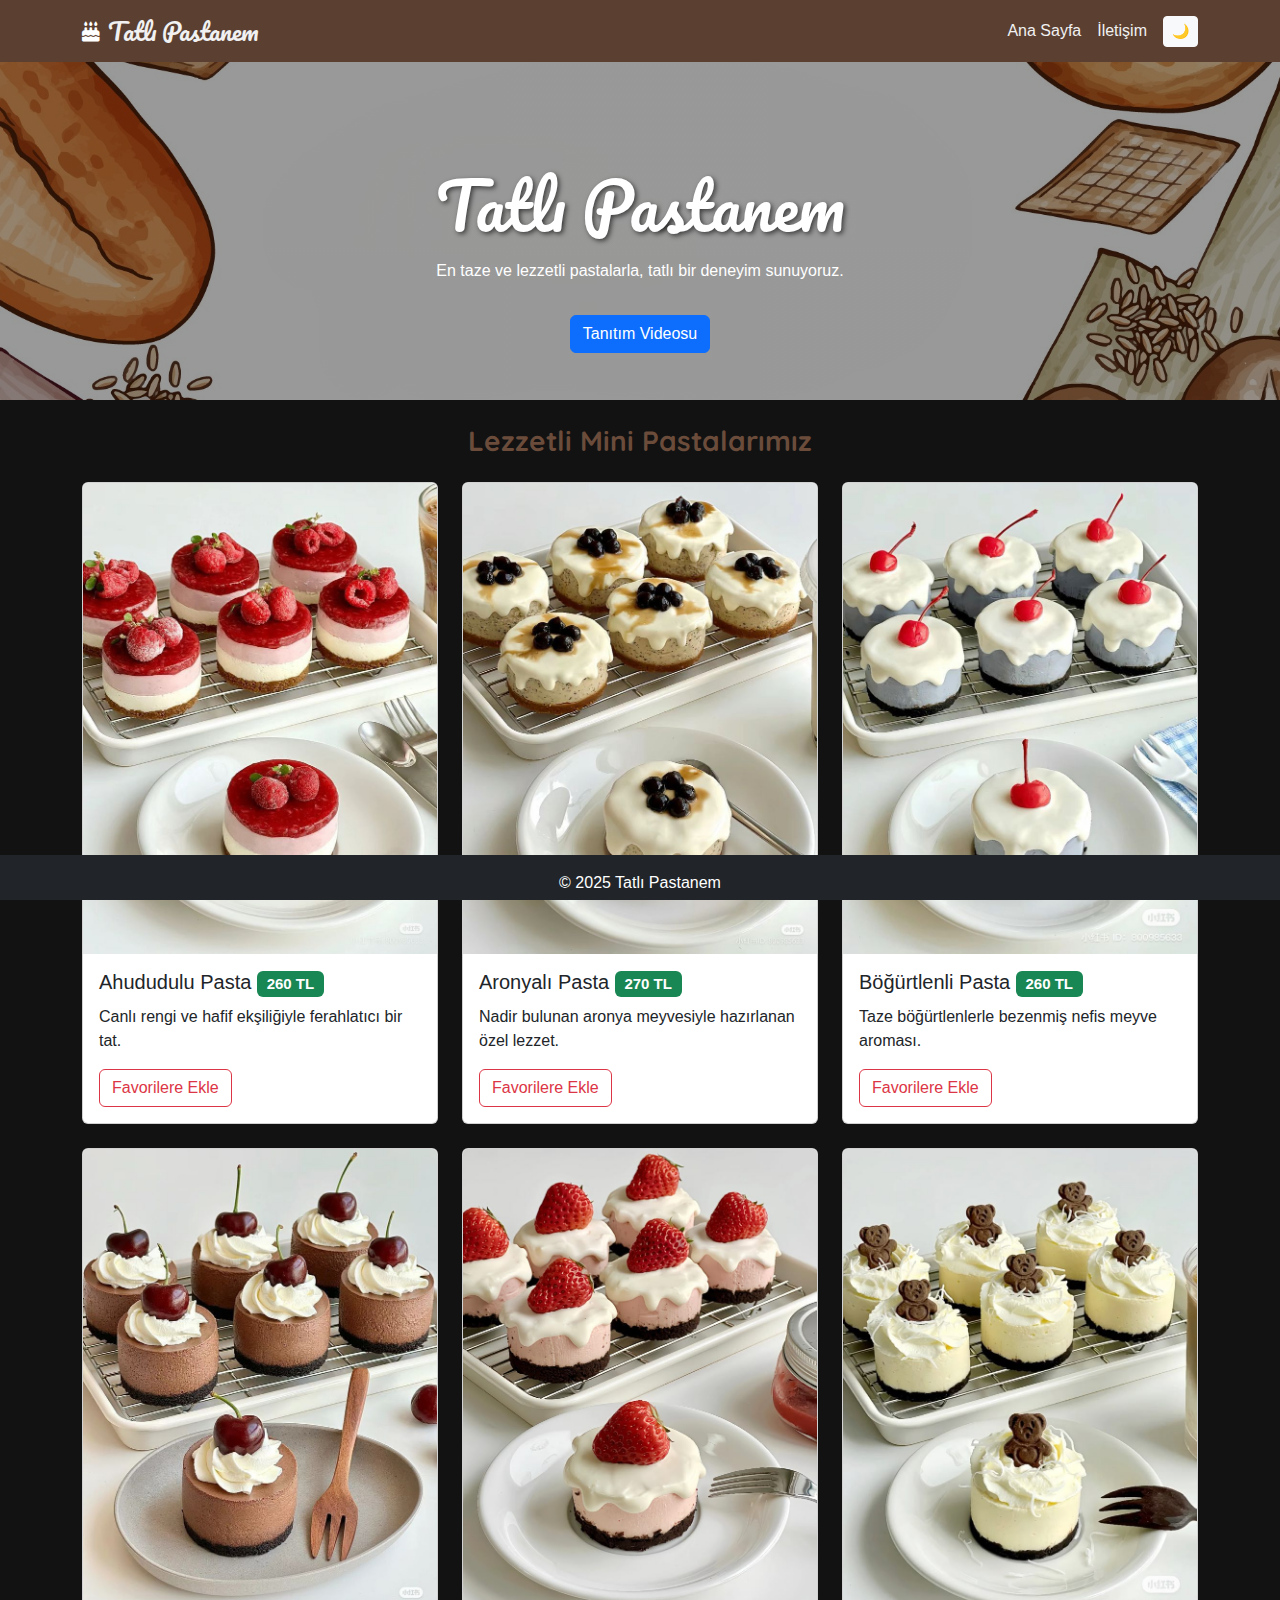
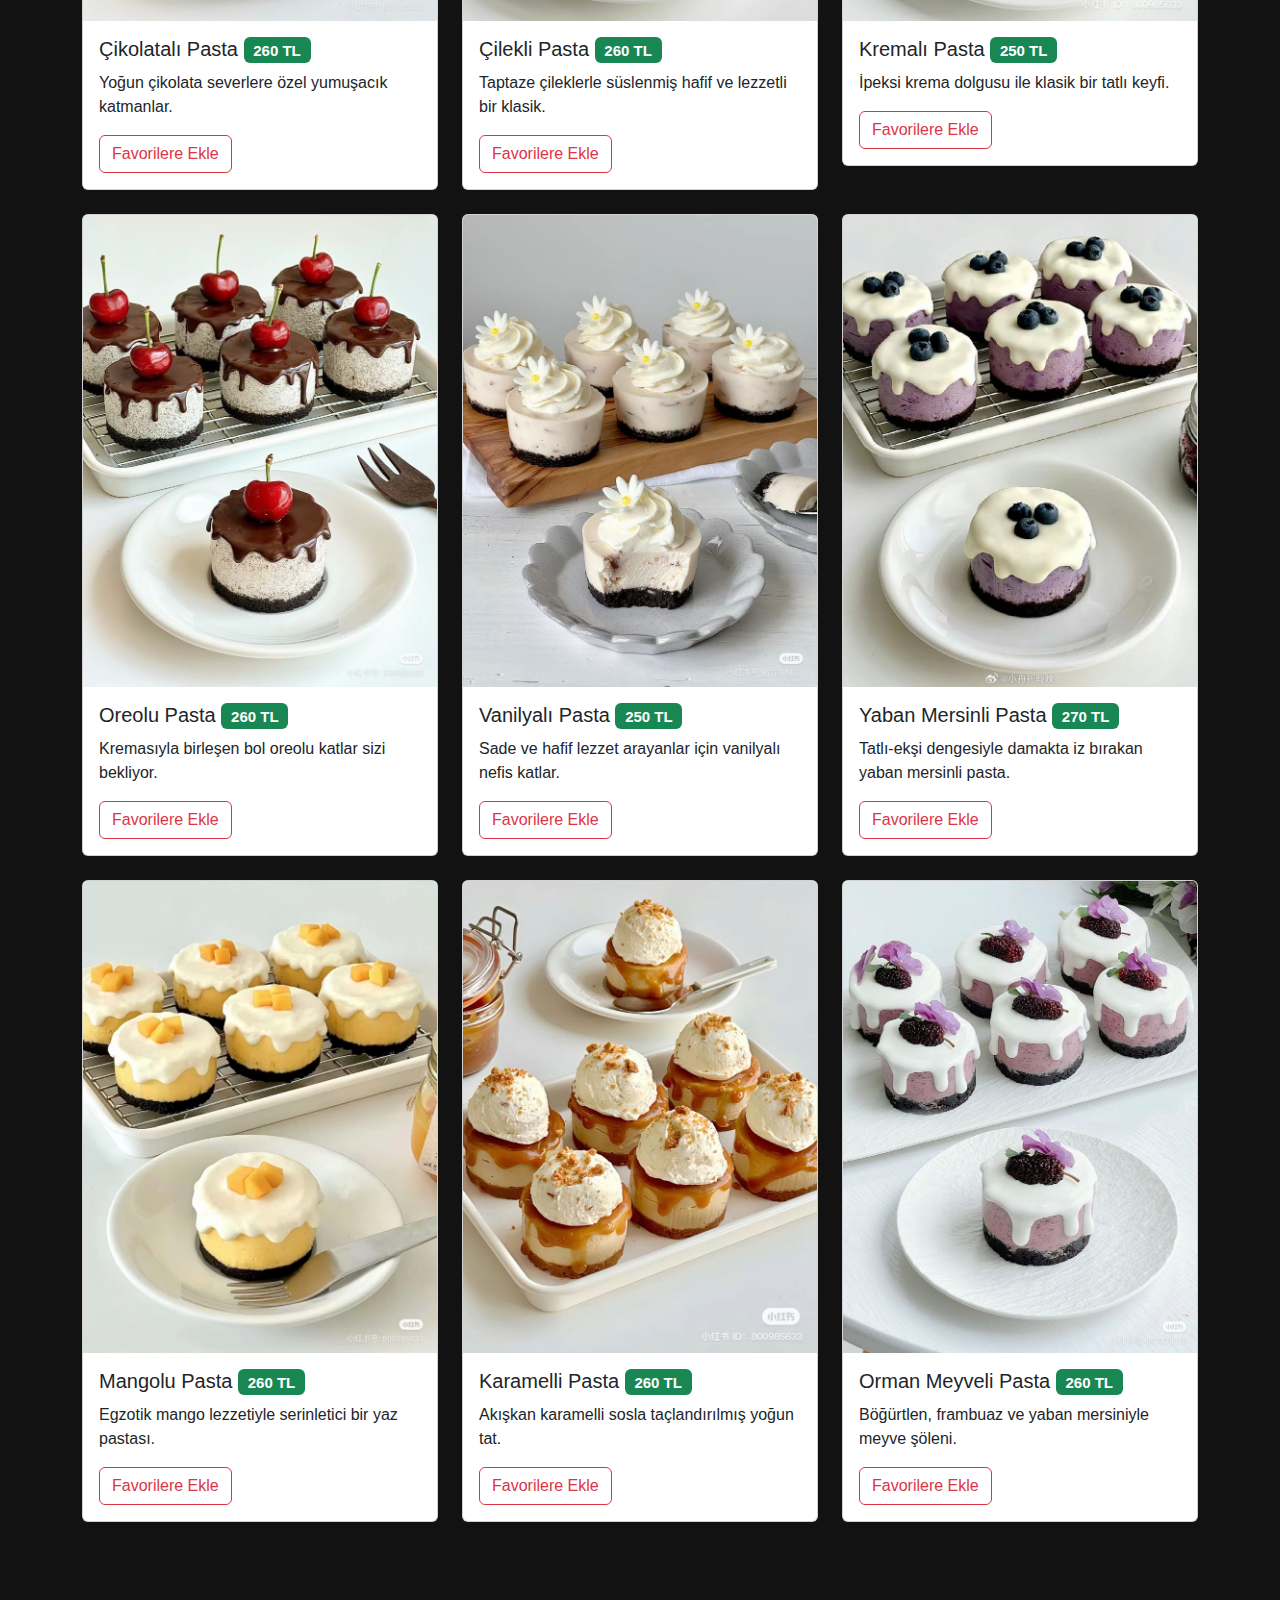
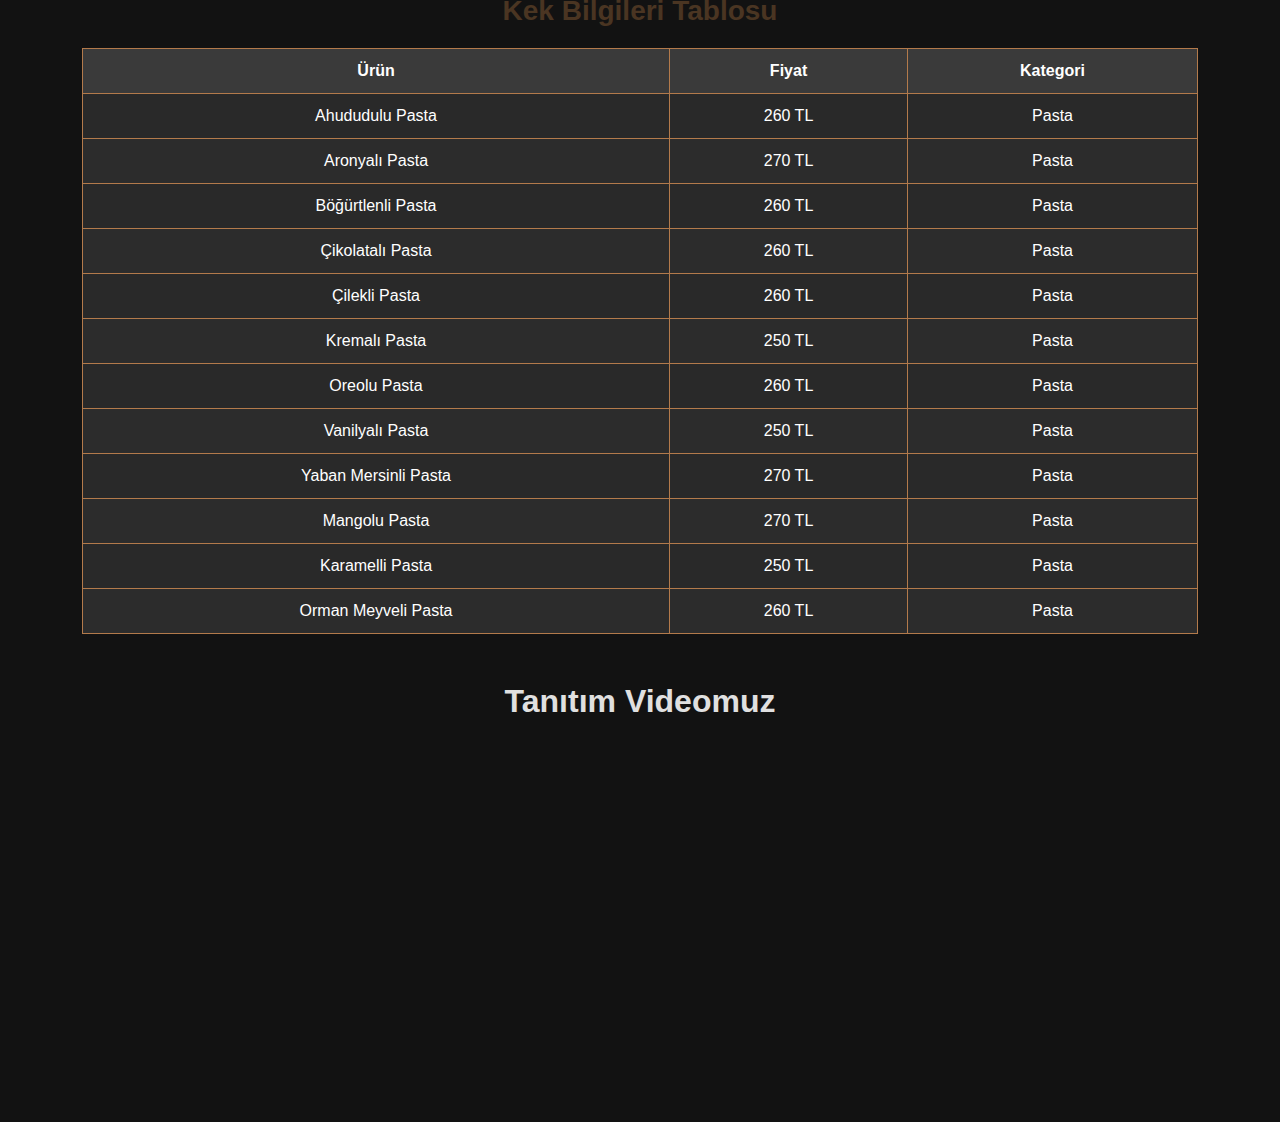
<file: PASTANE/index.html>
<!DOCTYPE html>
<html lang="tr">
<head>
     <!-- Türkçe karakter desteği sağlar -->
    <meta charset="UTF-8">
    <!-- Mobil uyumlu görüntüleme sağlar -->
    <meta name="viewport" content="width=device-width, initial-scale=1.0">
    <!-- Sayfa başlığı -->
    <title>Tatlı Pastanem</title>
     <!-- Bootstrap CSS bağlantısı (hızlı ve şık tasarım için) -->
    <link rel="stylesheet" href="https://cdn.jsdelivr.net/npm/bootstrap@5.3.0/dist/css/bootstrap.min.css">
    <!-- Yerel CSS dosyanız -->
    <link rel="stylesheet" href="css/style.css">
    
    <!-- Google Fonts Linkleri -->
    <link href="https://fonts.googleapis.com/css2?family=Pacifico&family=Quicksand:wght@300;400&display=swap" rel="stylesheet">
    <link href="https://fonts.googleapis.com/css2?family=Quicksand:wght@400;500&display=swap" rel="stylesheet">
    <!-- Font Awesome (ikonlar için) -->
    <link rel="stylesheet" href="https://cdnjs.cloudflare.com/ajax/libs/font-awesome/6.5.0/css/all.min.css">

</head>
<body>

<!-- ÜST BÖLÜM: Arka plan görseli ve üst bar ile birlikte -->
<header class="hero-section text-white text-center d-flex flex-column justify-content-center align-items-center">
  <!-- Navigasyon Barı -->
 <nav class="navbar navbar-expand-lg navbar-dark bg-dark w-100 position-absolute top-0 start-0">
  <div class="container d-flex justify-content-between align-items-center">
    <div class="d-flex align-items-center">
      <i class="fa-solid fa-cake-candles fa-lg text-white me-2"></i>
      <a class="navbar-brand mb-0" href="#">Tatlı Pastanem</a>
    </div>
    <div class="d-flex align-items-center gap-3">
      <a href="index.html" class="nav-link d-inline text-white">Ana Sayfa</a>
      <a href="iletisim.html" class="nav-link d-inline text-white">İletişim</a>
      <button id="darkModeToggle" class="btn btn-sm btn-light">🌙</button>
    </div>
   </div>
 </nav>

  <!-- Arka planın ortasında duran büyük başlık -->
  <h1 class="display-3 hero-title">Tatlı Pastanem</h1>
  <p class="hero-description mt-2">En taze ve lezzetli pastalarla, tatlı bir deneyim sunuyoruz.</p>

  <!-- Buraya eklendi -->
  <div class="mt-3">
    <div class="d-flex justify-content-center">
      <button id="goToVideo" class="btn btn-primary">Tanıtım Videosu</button>
    </div>
  </div>
</header>




    <!-- İçerik alanı -->
    <div class="container mt-4">
        <h2 id="lezzetliMiniPastalar" class="text-center mb-4">Lezzetli Mini Pastalarımız</h2>
        <div class="row">
            <!-- ÜRÜNLER -->
            <!-- Ürün kartlarının her biri .col-md-4 ile 3 sütunlu yapıda yerleştirilmiş -->
            <!-- Birinci Ürün -->
            <div class="col-md-4 mb-4">
                <div class="card">
                    <img src="images/ahududuluPasta.jpg" class="card-img-top" alt="Kapkek Foto">
                    <div class="card-body">
                        <h5 class="card-title">Ahududulu Pasta <span class="badge bg-success">260 TL</span></h5>
                        <p class="card-text">Canlı rengi ve hafif ekşiliğiyle ferahlatıcı bir tat.</p>
                        <button onclick="favorilereEkle(this)" class="btn btn-outline-danger">Favorilere Ekle</button>
                        <span class="favoriDurumu ms-2"></span>
                    </div>
                </div>
            </div>
            <!-- İkinci Ürün -->
        <div class="col-md-4 mb-4">
                <div class="card">
                    <img src="images/aronyaliPasta.jpg" class="card-img-top" alt="Kapkek Foto">
                    <div class="card-body">
                        <h5 class="card-title">Aronyalı Pasta <span class="badge bg-success">270 TL</span></h5>
                        <p class="card-text">Nadir bulunan aronya meyvesiyle hazırlanan özel lezzet.</p>
                        <button onclick="favorilereEkle(this)" class="btn btn-outline-danger">Favorilere Ekle</button>
                        <span class="favoriDurumu ms-2"></span>
                    </div>
                </div>
            </div>
            <!-- Üçüncü Ürün -->
             <div class="col-md-4 mb-4">
                <div class="card">
                    <img src="images/bogurtlenliPasta.jpg" class="card-img-top" alt="Kapkek Foto">
                    <div class="card-body">
                        <h5 class="card-title">Böğürtlenli Pasta <span class="badge bg-success">260 TL</span></h5>
                        <p class="card-text">Taze böğürtlenlerle bezenmiş nefis meyve aroması.</p>
                        <button onclick="favorilereEkle(this)" class="btn btn-outline-danger">Favorilere Ekle</button>
                        <span class="favoriDurumu ms-2"></span>
                    </div>
                </div>
            </div>
            <!-- Dördüncü Ürün -->
            <div class="col-md-4 mb-4">
                <div class="card">
                    <img src="images/cikolataliPasta.jpg" class="card-img-top" alt="Kapkek Foto">
                    <div class="card-body">
                        <h5 class="card-title">Çikolatalı Pasta <span class="badge bg-success">260 TL</span></h5>
                        <p class="card-text">Yoğun çikolata severlere özel yumuşacık katmanlar.</p>
                        <button onclick="favorilereEkle(this)" class="btn btn-outline-danger">Favorilere Ekle</button>
                        <span class="favoriDurumu ms-2"></span>
                    </div>
                </div>
            </div>
            <!-- Beşinci Ürün -->
            <div class="col-md-4 mb-4">
                <div class="card"> <!-- Bootstrap kart bileşeni -->
                    <img src="images/cilekliPasta.jpg" class="card-img-top" alt="Kapkek Foto">
                    <div class="card-body">
                        <h5 class="card-title">Çilekli Pasta <span class="badge bg-success">260 TL</span></h5> <!-- Ürün adı ve fiyat etiketi -->
                        <p class="card-text">Taptaze çileklerle süslenmiş hafif ve lezzetli bir klasik.</p>
                        <button onclick="favorilereEkle(this)" class="btn btn-outline-danger">Favorilere Ekle</button> <!-- Favori butonu -->
                        <span class="favoriDurumu ms-2"></span> <!-- Butonun sonucunu gösterecek alan -->
                    </div>
                </div>
            </div>
            <!-- Altıncı Ürün -->
            <div class="col-md-4 mb-4">
                <div class="card">
                    <img src="images/kremaliPasta.jpg" class="card-img-top" alt="Kapkek Foto">
                    <div class="card-body">
                        <h5 class="card-title">Kremalı Pasta <span class="badge bg-success">250 TL</span></h5>
                        <p class="card-text">İpeksi krema dolgusu ile klasik bir tatlı keyfi.</p>
                        <button onclick="favorilereEkle(this)" class="btn btn-outline-danger">Favorilere Ekle</button>
                        <span class="favoriDurumu ms-2"></span>
                    </div>
                </div>
            </div>
            <!-- Yedinci Ürün -->
            <div class="col-md-4 mb-4">
                <div class="card">
                    <img src="images/oreoluPasta.jpg" class="card-img-top" alt="Kapkek Foto">
                    <div class="card-body">
                        <h5 class="card-title">Oreolu Pasta <span class="badge bg-success">260 TL</span></h5>
                        <p class="card-text">Kremasıyla birleşen bol oreolu katlar sizi bekliyor.</p>
                        <button onclick="favorilereEkle(this)" class="btn btn-outline-danger">Favorilere Ekle</button>
                        <span class="favoriDurumu ms-2"></span>
                    </div>
                </div>
            </div>
            <!-- Sekizinci Ürün -->
            <div class="col-md-4 mb-4">
                <div class="card">
                    <img src="images/vanilyaliPasta.jpg" class="card-img-top" alt="Kapkek Foto">
                    <div class="card-body">
                        <h5 class="card-title">Vanilyalı Pasta <span class="badge bg-success">250 TL</span></h5>
                        <p class="card-text">Sade ve hafif lezzet arayanlar için vanilyalı nefis katlar.</p>
                        <button onclick="favorilereEkle(this)" class="btn btn-outline-danger">Favorilere Ekle</button>
                        <span class="favoriDurumu ms-2"></span>
                    </div>
                </div>
            </div>
            <!-- Dokuzuncu Ürün -->
            <div class="col-md-4 mb-4">
                <div class="card">
                    <img src="images/yabanmersinliPasta.jpg" class="card-img-top" alt="Kapkek Foto">
                    <div class="card-body">
                        <h5 class="card-title">Yaban Mersinli Pasta <span class="badge bg-success">270 TL</span></h5>
                        <p class="card-text">Tatlı-ekşi dengesiyle damakta iz bırakan yaban mersinli pasta.</p>
                        <button onclick="favorilereEkle(this)" class="btn btn-outline-danger">Favorilere Ekle</button>
                        <span class="favoriDurumu ms-2"></span>
                    </div>
                </div>
            </div>
            <!-- Onuncu Ürün -->
             <div class="col-md-4 mb-4">
                <div class="card">
                    <img src="images/mangoluPasta.jpg" class="card-img-top" alt="Kapkek Foto">
                    <div class="card-body">
                        <h5 class="card-title">Mangolu Pasta <span class="badge bg-success">260 TL</span></h5>
                        <p class="card-text">Egzotik mango lezzetiyle serinletici bir yaz pastası.</p>
                        <button onclick="favorilereEkle(this)" class="btn btn-outline-danger">Favorilere Ekle</button>
                        <span class="favoriDurumu ms-2"></span>
                    </div>
                </div>
            </div>
            <!-- On Birinci Ürün -->
             <div class="col-md-4 mb-4">
                <div class="card">
                    <img src="images/karemelliPasta.jpg" class="card-img-top" alt="Kapkek Foto">
                    <div class="card-body">
                        <h5 class="card-title">Karamelli Pasta <span class="badge bg-success">260 TL</span></h5>
                        <p class="card-text">Akışkan karamelli sosla taçlandırılmış yoğun tat.</p>
                        <button onclick="favorilereEkle(this)" class="btn btn-outline-danger">Favorilere Ekle</button>
                        <span class="favoriDurumu ms-2"></span>
                    </div>
                </div>
            </div>
            <!-- On İkinci Ürün -->
             <div class="col-md-4 mb-4">
                <div class="card">
                    <img src="images/ormanMeyveliPasta.jpg" class="card-img-top" alt="Kapkek Foto">
                    <div class="card-body">
                        <h5 class="card-title">Orman Meyveli Pasta <span class="badge bg-success">260 TL</span></h5>
                        <p class="card-text">Böğürtlen, frambuaz ve yaban mersiniyle meyve şöleni.</p>
                        <button onclick="favorilereEkle(this)" class="btn btn-outline-danger">Favorilere Ekle</button>
                        <span class="favoriDurumu ms-2"></span>
                    </div>
                </div>
            </div>
        </div>

        <!-- Tablo başlığı -->
        <h3 class="mt-5">Kek Bilgileri Tablosu</h3> 
        <!-- Ürünlerin özetlendiği tablo -->
        <table id="urunTablosu" class="table table-striped">
            <thead>
                <tr>
                    <th>Ürün</th>
                    <th>Fiyat</th>
                    <th>Kategori</th>
                </tr>
            </thead>
            <tbody>
                <tr>
                    <td><span>Ahududulu Pasta</span></td>
                    <td><span>260 TL</span></td>
                    <td><span>Pasta</span></td>
                </tr>
                <tr>
                    <td><span>Aronyalı Pasta</span></td>
                    <td><span>270 TL</span></td>
                    <td><span>Pasta</span></td>
                </tr>
                <tr>
                    <td><span>Böğürtlenli Pasta</span></td>
                    <td><span>260 TL</span></td>
                    <td><span>Pasta</span></td>
                </tr>
                <tr>
                    <td><span>Çikolatalı Pasta</span></td>
                    <td><span>260 TL</span></td>
                    <td><span>Pasta</span></td>
                </tr>
                <tr>
                    <td><span>Çilekli Pasta</span></td>
                    <td><span>260 TL</span></td>
                    <td><span>Pasta</span></td>
                </tr>
                <tr>
                    <td><span>Kremalı Pasta</span></td>
                    <td><span>250 TL</span></td>
                    <td><span>Pasta</span></td>
                </tr>
                <tr>
                    <td><span>Oreolu Pasta</span></td>
                    <td><span>260 TL</span></td>
                    <td><span>Pasta</span></td>
                </tr>
                <tr>
                    <td><span>Vanilyalı Pasta</span></td>
                    <td><span>250 TL</span></td>
                    <td><span>Pasta</span></td>
                </tr>
                <tr>
                    <td><span>Yaban Mersinli Pasta</span></td>
                    <td><span>270 TL</span></td>
                    <td><span>Pasta</span></td>
                </tr>
                <tr>
                    <td><span>Mangolu Pasta</span></td>
                    <td><span>270 TL</span></td>
                    <td><span>Pasta</span></td>
                </tr>
                <tr>
                    <td><span>Karamelli Pasta</span></td>
                    <td><span>250 TL</span></td>
                    <td><span>Pasta</span></td>
                </tr>
                <tr>
                    <td><span>Orman Meyveli Pasta</span></td>
                    <td><span>260 TL</span></td>
                    <td><span>Pasta</span></td>
                </tr>
                </tr>
            </tbody>
        </table>
        


        <!-- YouTube iframe: tanıtım videosu -->
        <h2 id="videoTanitim" class="text-center mt-5">Tanıtım Videomuz</h2>
        <iframe width="560" height="315" src="https://www.youtube.com/embed/xVWwDc5aNDM?si=MylEEuFjYL5Tw47j" title="YouTube video player" frameborder="0" allow="accelerometer; autoplay; clipboard-write; encrypted-media; gyroscope; picture-in-picture; web-share" referrerpolicy="strict-origin-when-cross-origin" allowfullscreen></iframe>

    </div>

    <br>
    <br>
    <br>

     <!-- Sayfa alt bilgisi (footer) -->
    <footer class="bg-dark text-white text-center p-3 mt-5">
        <p>&copy; 2025 Tatlı Pastanem</p>
    </footer>

    <!-- Scroll yukarı çık butonu -->
    <button id="upButton" title="Yukarı çık"
        style="display:none; position:fixed; bottom:40px; right:40px; z-index:1000; 
               border:none; outline:none; background-color:#555; color:white; 
               cursor:pointer; padding:12px 16px; border-radius:8px; font-size:18px;">
        ⬆
    </button>
    
    <!-- jQuery kütüphanesi -->
    <script src="https://code.jquery.com/jquery-3.6.0.min.js"></script>

    <div id="subscribePopup" style="display:none; position:fixed; bottom:20px; left:20px; background:#ff4081; color:#fff; padding:15px; border-radius:10px; box-shadow:0 2px 8px rgba(0,0,0,0.3);">
       <p>En yeni tatlı tariflerimiz için abone olun!</p>
       <button onclick="document.getElementById('subscribePopup').style.display='none'">Kapat</button>
    </div>


    <!-- JavaScript bağlantısı -->
    <script src="js/script.js"></script>


</body>
</html>
</file>
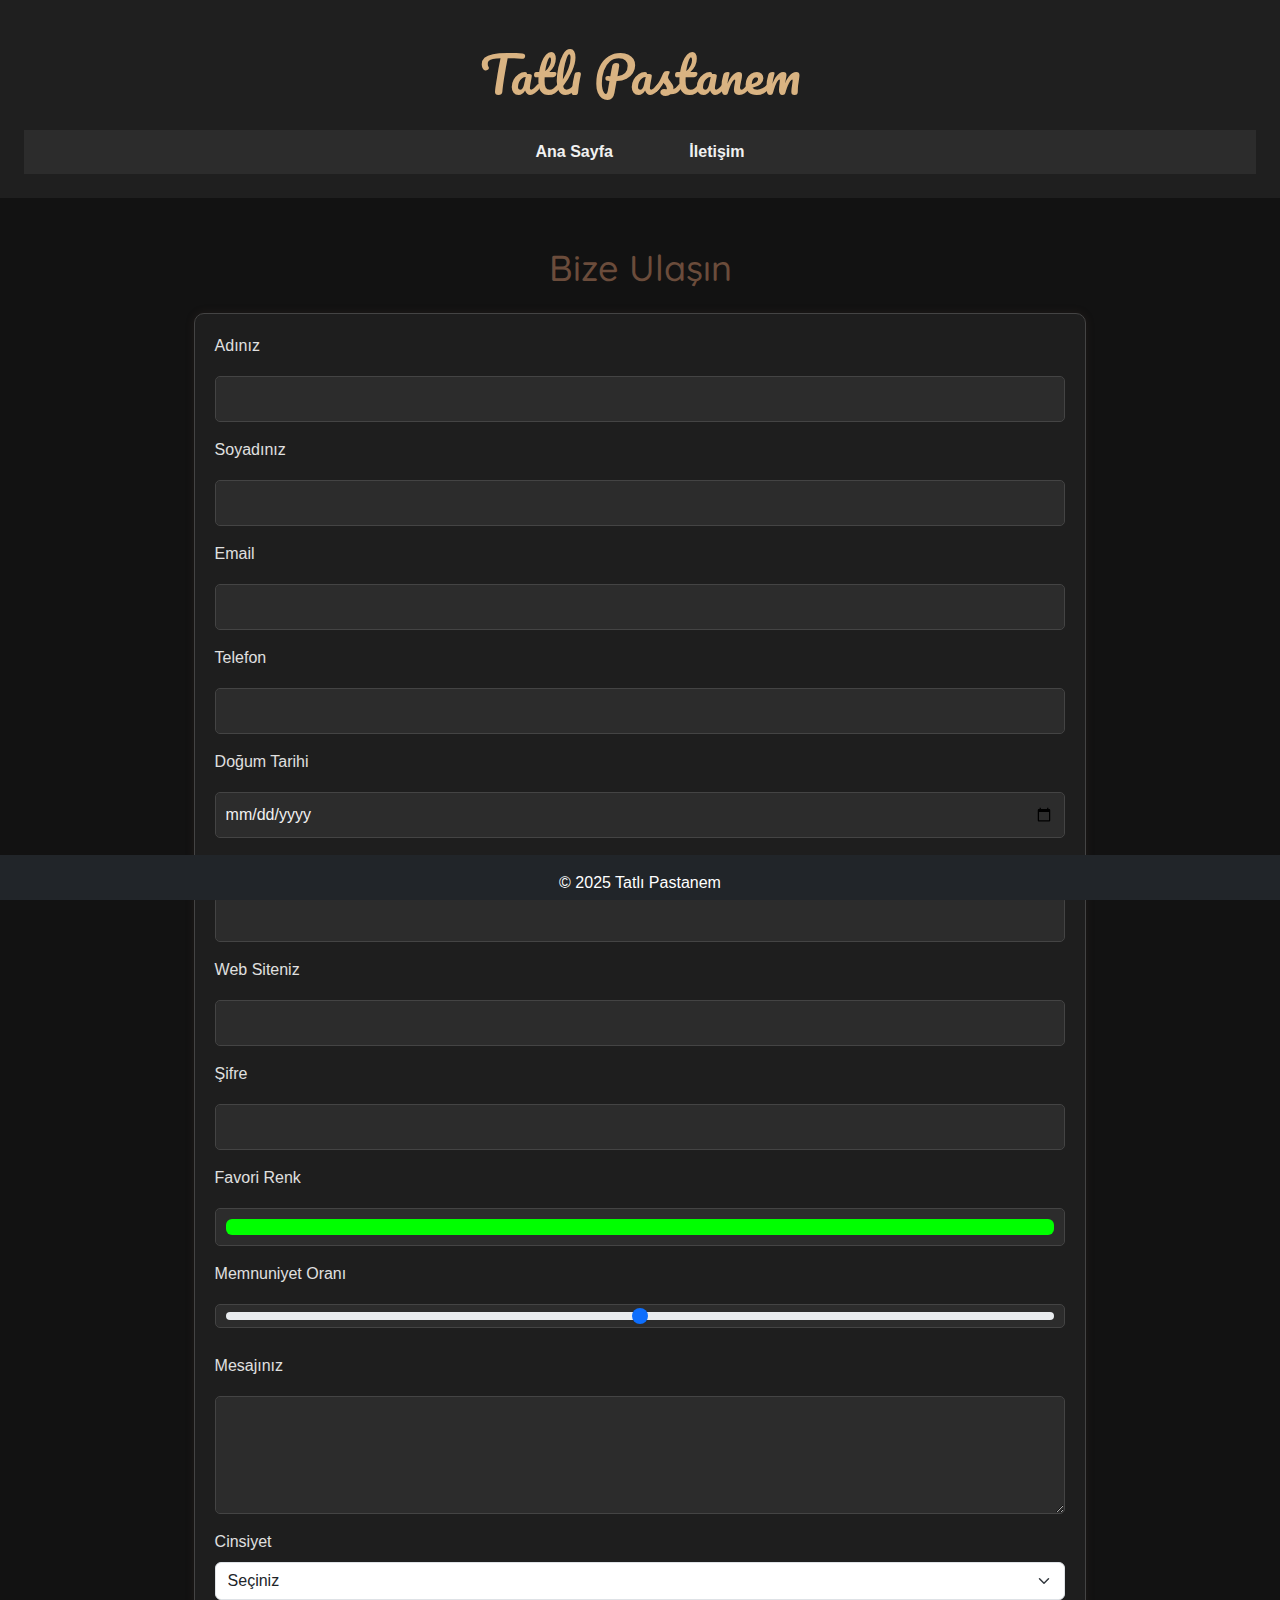
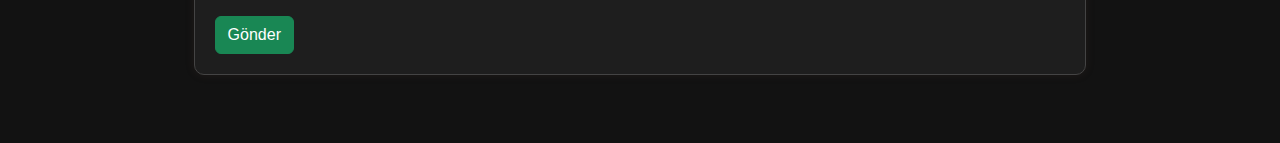
<file: PASTANE/iletisim.html>
<!-- iletisim.html -->
<!DOCTYPE html> <!-- HTML5 belgesi olduğunu belirtir -->
<html lang="tr"> <!-- Sayfa dili Türkçe olarak ayarlandı -->
<head>
    <meta charset="UTF-8"> <!-- Karakter seti UTF-8 olarak ayarlandı (Türkçe karakterler için önemli) -->
    <meta name="viewport" content="width=device-width, initial-scale=1.0"> <!-- Mobil uyum için viewport ayarı -->
    <title>İletişim | Tatlı Pastanem</title> <!-- Tarayıcı sekmesinde gözükecek sayfa başlığı -->

    <!-- Bootstrap CSS dosyasının CDN'den yüklenmesi, hazır stil kütüphanesi -->
    <link rel="stylesheet" href="https://cdn.jsdelivr.net/npm/bootstrap@5.3.0/dist/css/bootstrap.min.css">

   <!-- Yerel CSS dosyanız -->
    <link rel="stylesheet" href="css/style.css">

    <!-- Google Fonts - Özel yazı tiplerini kullanmak için bağlantılar -->
    <link href="https://fonts.googleapis.com/css2?family=Pacifico&family=Quicksand:wght@300;400&display=swap" rel="stylesheet">
    <link href="https://fonts.googleapis.com/css2?family=Quicksand:wght@400;500&display=swap" rel="stylesheet">

</head>
<body>
    <!-- Sayfanın üst kısmı, başlık ve navigasyon bar -->
    <header class="pastane-header text-center p-4"> <!-- Merkezi hizalanmış, padding 4 birim -->
        <h1 id="tatliPastanem" class="display-4">Tatlı Pastanem</h1> <!-- Büyük başlık (Bootstrap display-4) -->
        <nav class="pastane-nav">
            <a href="index.html" class="mx-3">Ana Sayfa</a> <!-- Ana sayfa linki, yatayda margin -->
            <a href="iletisim.html" class="mx-3">İletişim</a> <!-- İletişim sayfası linki -->
        </nav>
    </header>

    <!-- Sayfanın ana içerik alanı, Bootstrap container ile ortalanmış ve margin-top ile boşluk bırakılmış -->
    <div class="container mt-5">
        <h2 id="iletisimBaslik" class="text-center mb-4">Bize Ulaşın</h2> <!-- Ortalanmış alt başlık -->

        <!-- İletişim formu, gönderildiğinde formGonderildi() fonksiyonu çalışacak -->
       <form id="iletisimForm">
    <!-- Ad alanı -->
    <div class="mb-3">
        <label for="ad" class="form-label">Adınız</label>
        <input type="text" class="form-control" id="ad" name="ad" required>
    </div>

    <!-- Soyad alanı -->
    <div class="mb-3">
        <label for="soyad" class="form-label">Soyadınız</label>
        <input type="search" class="form-control" id="soyad" name="soyad" required>
    </div>


    <!-- Email alanı -->
    <div class="mb-3">
        <label for="email" class="form-label">Email</label>
        <input type="email" class="form-control" id="email" name="email" required>
    </div>

    <!-- Telefon alanı -->
    <div class="mb-3">
        <label for="tel" class="form-label">Telefon</label>
        <input type="tel" class="form-control" id="tel" name="tel">
    </div>

    <!-- Doğum Tarihi alanı -->
    <div class="mb-3">
        <label for="dogumtarihi" class="form-label">Doğum Tarihi</label>
        <input type="date" class="form-control" id="dogumtarihi" name="dogumtarihi">
    </div>

    <!-- Numara alanı -->
    <div class="mb-3">
        <label for="yas" class="form-label">Yaşınız</label>
        <input type="number" class="form-control" id="yas" name="yas">
    </div>

    <!-- Web sitesi alanı -->
    <div class="mb-3">
        <label for="website" class="form-label">Web Siteniz</label>
        <input type="url" class="form-control" id="website" name="website">
    </div>

    <!-- Şifre alanı -->
    <div class="mb-3">
        <label for="sifre" class="form-label">Şifre</label>
        <input type="password" class="form-control" id="sifre" name="sifre">
    </div>

    <!-- Renk seçici -->
    <div class="mb-3">
        <label for="renk" class="form-label">Favori Renk</label>
        <input type="color" class="form-control form-control-color" id="renk" name="renk" value="#00ff00" title="Favori renginizi seçin">
    </div>

    <!-- Memnuniyet oranı -->
    <div class="mb-3">
        <label for="memnuniyet" class="form-label">Memnuniyet Oranı</label>
        <input type="range" class="form-range" id="memnuniyet" name="memnuniyet" min="0" max="100">
    </div>

    <!-- Mesaj alanı -->
    <div class="mb-3">
        <label for="mesaj" class="form-label">Mesajınız</label>
        <textarea class="form-control" id="mesaj" name="mesaj" rows="4" required></textarea>
    </div>

    <!-- Cinsiyet seçimi -->
    <div class="mb-3">
        <label for="cinsiyet" class="form-label">Cinsiyet</label>
        <select class="form-select" id="cinsiyet" name="cinsiyet">
            <option value="">Seçiniz</option>
            <option value="erkek">Erkek</option>
            <option value="kadin">Kadın</option>
            <option value="diger">Diğer</option>
        </select>
    </div>

    <!-- Gönder butonu -->
    <button type="submit" class="btn btn-success">Gönder</button>
</form>

    </div>

    <!-- Sayfa alt kısmı, koyu arka plan, beyaz yazı, ortalanmış -->
    
    <br>
    <br>
    
    <footer class="bg-dark text-white text-center p-3 mt-5">
        <p>&copy; 2025 Tatlı Pastanem</p> <!-- Telif hakkı bilgisi -->
    </footer>

    <!-- Harici JavaScript dosyasını çağırıyor, form işlemleri vb burada -->
    <script src="js/script.js"></script>
    
</body>
</html>
</file>
<file: PASTANE/css/style.css>
/* Genel Stil Ayarları */
body {
    font-family: 'Arial', sans-serif;
    background-color: #cca88c;  /* Açık kahverengimsi ton */
    color: #66482a;
    transition: background-color 0.3s, color 0.3s;
}

/* Header ve Navbar (Başlık ve Menü) */
.pastane-header {
    background-color: #6B4C3B;  /* Koyu doğal kahverengi */
    padding: 20px;
    text-align: center;
    color: #D9B382; /* Açık altın kahvesi rengi */
    transition: background-color 0.3s;
}

.pastane-nav {
    background-color: #6B4C3B;  /* Menü arka planını koyu kahve yaptım */
    padding: 10px;
    text-align: center;
    transition: background-color 0.3s;
}

/* Menü Bağlantıları */
.pastane-nav a {
    color: #D9B382;  /* Açık altın kahvesi rengi */
    text-decoration: none;
    padding: 10px 20px;
    margin: 5px;
    font-weight: bold;
    transition: color 0.3s, background-color 0.3s;
}

.pastane-nav a:hover {
    background-color: #4A3522;  /* Hoverda koyu kahve */
    color: #fff;  /* Hoverda yazı beyaz olsun */
}

/* Ürün Listesi */
#urunListesi {
    display: flex;
    flex-wrap: wrap;
    justify-content: space-around;
    margin: 20px;
}

.urun {
    background-color: #ffffff;
    border: 2px solid #b37a4b; /* Kahverengi tonunda border */
    margin: 10px;
    width: 200px;
    text-align: center;
    padding: 10px;
    border-radius: 10px;
    box-shadow: 0 0 10px rgba(107, 76, 59, 0.2); /* Hafif kahverengi gölge */
    transition: background-color 0.3s, border-color 0.3s, color 0.3s;
}

.urun img {
    width: 100%;
    border-radius: 10px;
}

.urun h4 {
    margin: 10px 0;
}

.urun .fiyat {
    color: #a0522d; /* Kahverengimsi kırmızı */
    font-weight: bold;
    transition: color 0.3s;
}

/* İletişim Formu */
#iletisimForm {
    background-color: #ffffff;
    padding: 20px;
    border-radius: 10px;
    border: 1px solid #b37a4b; /* Kahverengi tonunda */
    box-shadow: 0 0 10px rgba(107, 76, 59, 0.15);
    margin: 20px auto;
    width: 80%;
    transition: background-color 0.3s, border-color 0.3s;
}

#iletisimForm input, #iletisimForm textarea {
    width: 100%;
    padding: 10px;
    margin: 10px 0;
    border-radius: 5px;
    border: 1px solid #cbb497; /* Açık kahverengimsi */
    transition: background-color 0.3s, border-color 0.3s, color 0.3s;
}

#iletisimForm input[type="submit"] {
    background-color: #6B4C3B;
    color: white;
    cursor: pointer;
    border: none;
    padding: 10px 20px;
    border-radius: 5px;
    transition: background-color 0.3s;
}

#iletisimForm input[type="submit"]:hover {
    background-color: #4A3522;
}

/* Tablo */
#urunTablosu {
    width: 100%;
    margin-top: 20px;
    border-collapse: collapse;
    transition: background-color 0.3s, color 0.3s;
}

#urunTablosu th, #urunTablosu td {
    padding: 10px;
    border: 1px solid #b37a4b;
    text-align: center;
}

#urunTablosu th {
    background-color: #d7bfae;
    color: #4A3522;
}

#urunTablosu tr:nth-child(even) {
    background-color: #f2e6d9;
}
h3.mt-5 {
  text-align: center;
  margin-top: 20px; 
  color: #4A3522; 
  font-weight: bold;
}


/* Footer (Alt Bilgi) */
footer {
    background-color: #6B4C3B;
    color: #D9B382;
    text-align: center;
    padding: 10px;
    height: 45px;
    position: fixed;
    width: 100%;
    bottom: 0;
    transition: background-color 0.3s, color 0.3s;
}

/* İframe (Harici İçerik Gösterme) */
iframe {
    width: 100%;
    height: 400px;
    border: none;
    border-radius: 10px;
}

/* Tatlı Pastanem Yazısı Fontu */
#tatliPastanem {
    font-family: 'Pacifico', cursive;
    font-size: 50px;
    color: #D9B382; /* Açık altın kahve */
    text-align: center;
    margin-top: 20px;
    margin-bottom: 26px;
}

/* Lezzetli Mini Pastalarımız Yazısı Fontu */
#lezzetliMiniPastalar {
    font-family: 'Quicksand', sans-serif;
    font-size: 28px;
    color: #6B4C3B;
    text-align: center;
    margin-top: 10px;
    font-weight: bold;
}

#iletisimBaslik {
    font-size: 36px;
    font-family: 'Quicksand', sans-serif;
    color: #6B4C3B;
    margin-top: 15px;
}

/* Karanlık Mod: Genel ve Özel Ayarlar */
.dark-mode {
    background-color: #121212;
    color: #e0e0e0;
}

.dark-mode header,
.dark-mode .pastane-header {
    background-color: #1f1f1f;
    transition: background-color 0.3s;
}

.dark-mode nav,
.dark-mode .pastane-nav {
    background-color: #2c2c2c;
    transition: background-color 0.3s;
}

.dark-mode nav a,
.dark-mode .pastane-nav a {
    color: #f1f1f1 !important;
    transition: color 0.3s;
}

.dark-mode nav a:hover,
.dark-mode .pastane-nav a:hover {
    background-color: #444 !important;
    transition: background-color 0.3s;
}

.dark-mode .urun {
    background-color: #2c2c2c;
    border-color: #555;
    color: #f1f1f1;
    transition: background-color 0.3s, border-color 0.3s, color 0.3s;
}

.dark-mode .urun .fiyat {
    color: #ffa07a;
    transition: color 0.3s;
}

.dark-mode #iletisimForm {
    background-color: #1e1e1e;
    border-color: #444;
    transition: background-color 0.3s, border-color 0.3s;
}

.dark-mode #iletisimForm input,
.dark-mode #iletisimForm textarea {
    background-color: #2c2c2c;
    color: #f1f1f1;
    border-color: #444;
    transition: background-color 0.3s, border-color 0.3s, color 0.3s;
}

.dark-mode footer {
    background-color: #2c2c2c;
    color: #f1f1f1;
    transition: background-color 0.3s, color 0.3s;
}

.dark-mode #urunTablosu th {
    background-color: #3a3a3a;
    color: #fff;
}

.dark-mode #urunTablosu td {
    background-color: #2c2c2c;
    color: #fff;
}

.dark-mode .hero-section {
    background-color: #1c1c1c;
    color: #f1f1f1;
}

/* Dark Mode Switch Düğmesi */
#darkModeButton {
    position: absolute;
    right: 20px;
    top: 15px;
    background-color: #4A3522;
    color: rgb(212, 195, 188);
    border: none;
    border-radius: 20px;
    padding: 6px 14px;
    cursor: pointer;
    transition: background-color 0.3s;
}

#darkModeButton:hover {
    background-color: #6B4C3B;
}

/* Hero Bölümü */
.hero-section {
    background-image: linear-gradient(rgba(0, 0, 0, 0.4), rgba(0, 0, 0, 0.4)), url('../images/header-image.png'); /* Yazıların altına görsel + koyu şeffaf katman */
    background-size: cover;
    background-position: center;
    background-repeat: no-repeat;
    background-color: #6B4C3B; /* Koyu kahverengi */
    height: 400px;
    display: flex;
    flex-direction: column;
    justify-content: center;
    align-items: center;
    color: white;
    position: relative;
}

.hero-title {
    font-family: 'Pacifico', cursive;
    text-shadow: 2px 2px 5px rgba(0,0,0,0.6);
    margin-top: 120px;
    z-index: 1;
}

.navbar-brand {
    font-family: 'Pacifico', cursive;
    font-size: 1.5rem;
}

/* Logo (Kapkek simgesi için) */
.logo-link {
    position: absolute;
    top: 15px;
    left: 15px;
    display: flex;
    align-items: center;
    z-index: 2;
}

.logo-img {
    width: 60px;
    height: auto;
}

.navbar.bg-dark {
    background-color: #5b4032 !important; /* Koyu kahverengi */
}

#videoTanitim {
    font-weight: bold;
}
</file>
